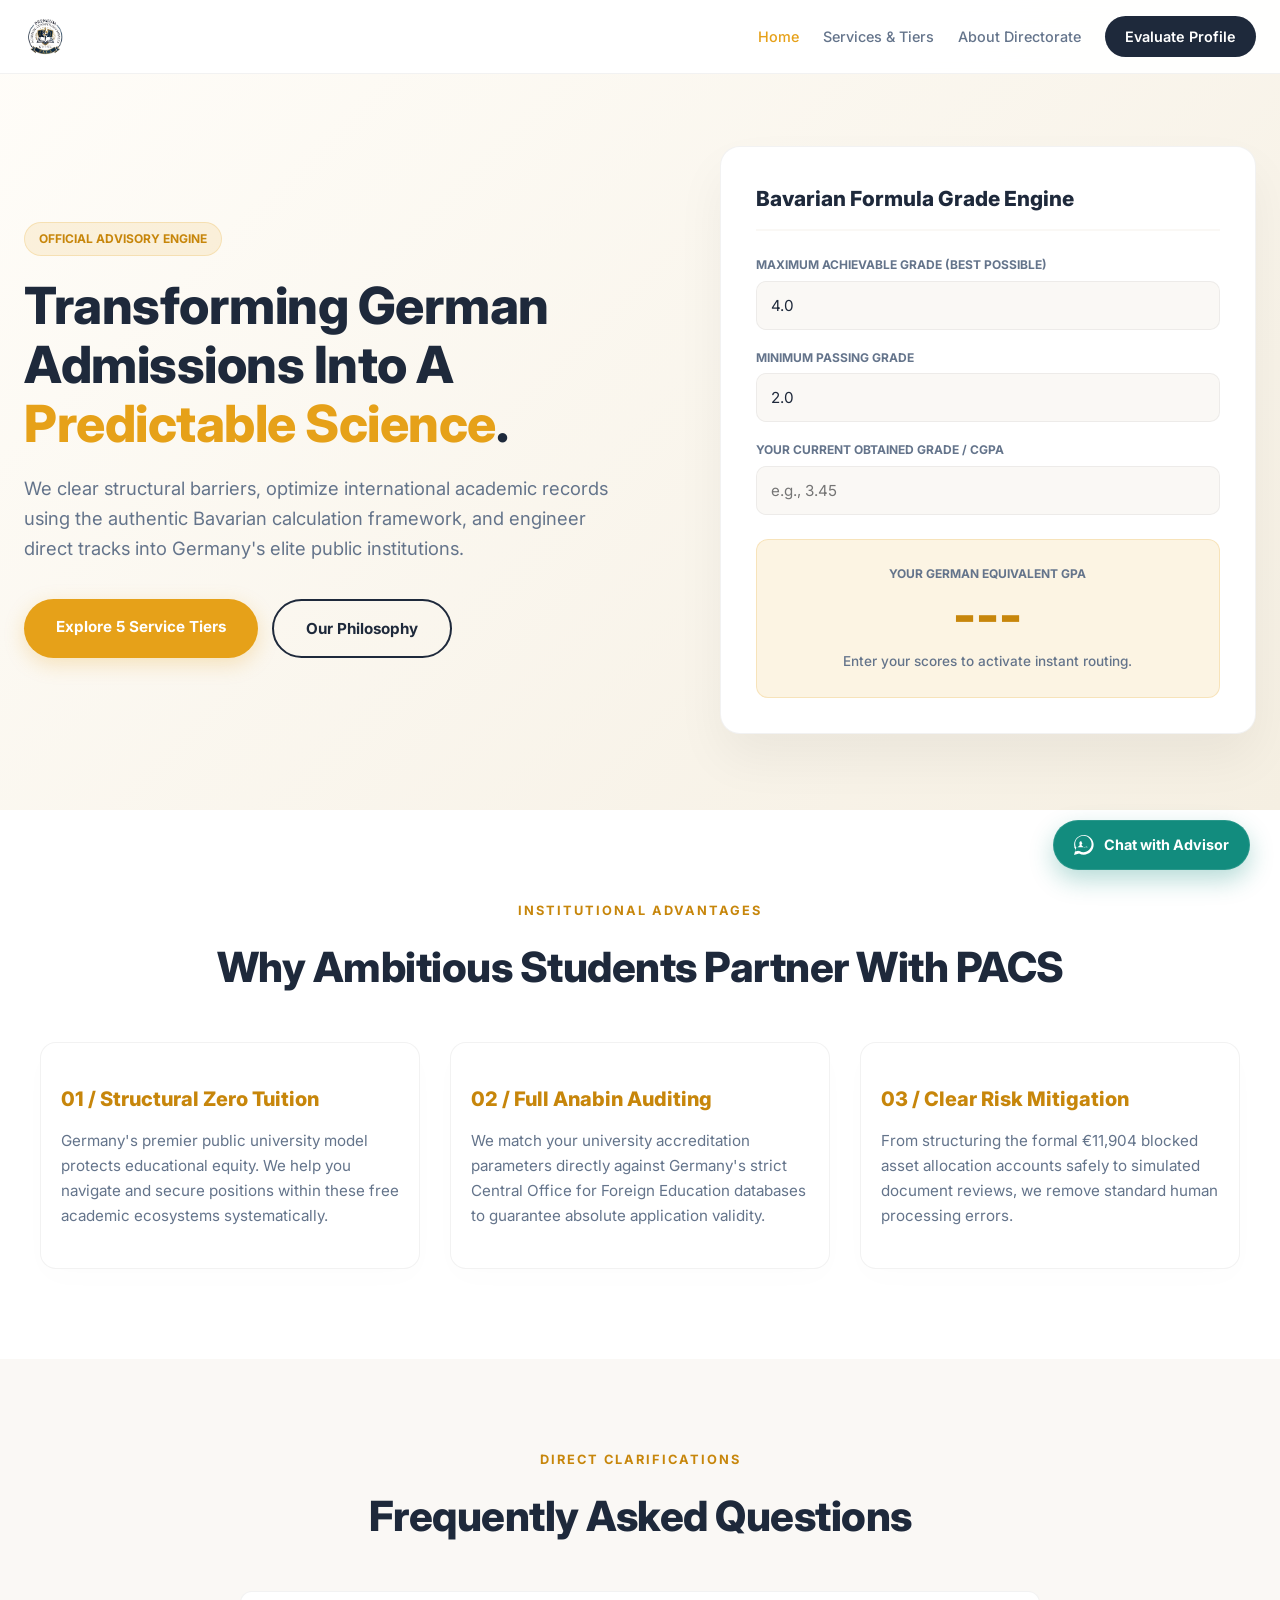
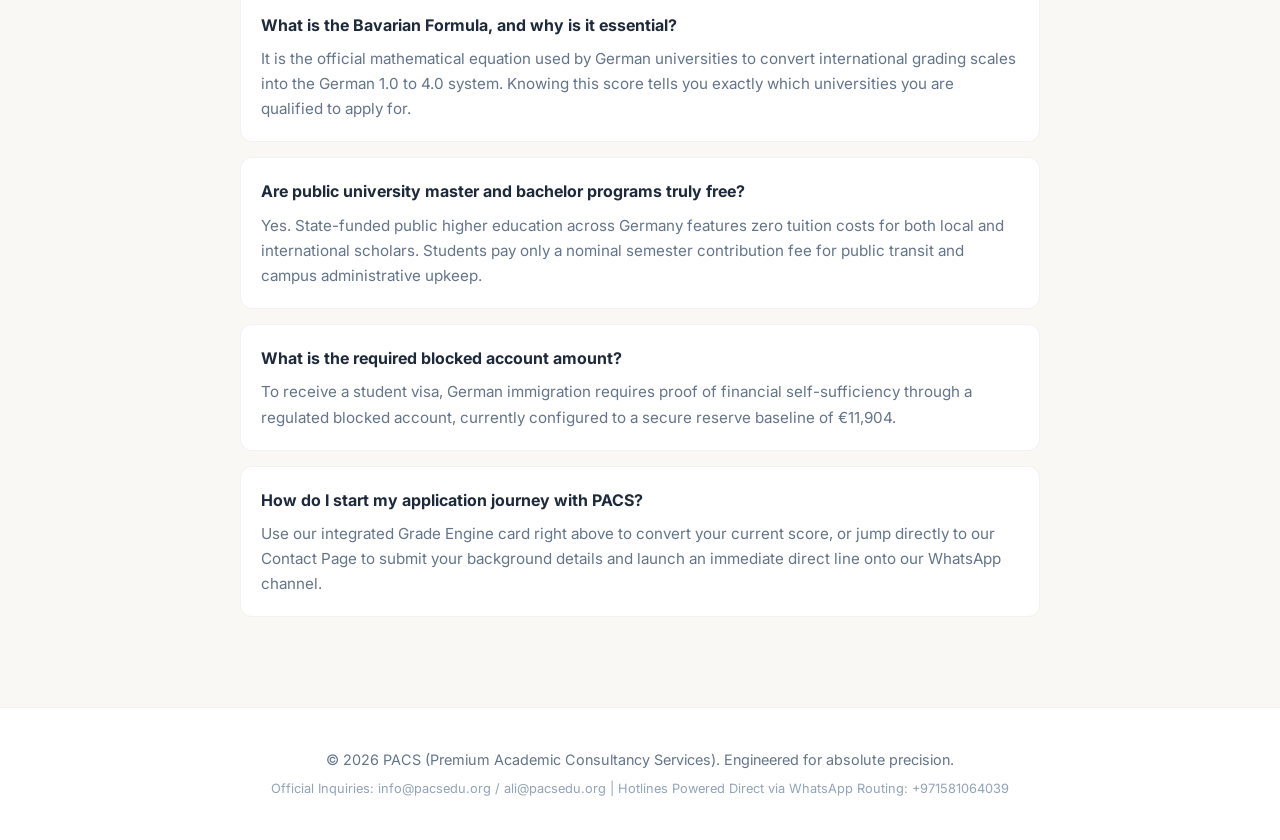
<file: index.html>
<!DOCTYPE html>
<html lang="en">
<head>
    <meta charset="UTF-8">
    <meta name="viewport" content="width=device-width, initial-scale=1.0">
    <title>PACS | Premium Academic Consultancy Services</title>
    <link rel="stylesheet" href="style.css">
    <link rel="preconnect" href="https://fonts.googleapis.com">
    <link rel="preconnect" href="https://fonts.gstatic.com" crossorigin>
    <link href="https://fonts.googleapis.com/css2?family=Inter:wght@400;500;600;700;800&display=swap" rel="stylesheet">
</head>
<body>

    <!-- Premium Sticky Navigation -->
    <nav class="navbar">
        <div class="nav-container">
            <a href="index.html" class="logo-link" style="display: flex; align-items: center;">
                <img src="Assets/Logo.png" alt="PACS Logo" class="brand-logo" style="height: 45px; width: auto; display: block; object-fit: contain;">
            </a>
            <div class="nav-links">
                <a href="index.html" class="active">Home</a>
                <a href="services.html">Services & Tiers</a>
                <a href="about.html">About Directorate</a>
                <a href="contact.html" class="nav-cta">Evaluate Profile</a>
            </div>
        </div>
    </nav>

    <!-- Asymmetric Hero & Automated Grade Engine Section -->
    <section class="hero">
        <div class="hero-content">
            <div class="hero-left-text">
                <span class="premium-badge">Official Advisory Engine</span>
                <h1>Transforming German Admissions Into A <span class="gold-text">Predictable Science</span>.</h1>
                <p class="hero-subtitle">We clear structural barriers, optimize international academic records using the authentic Bavarian calculation framework, and engineer direct tracks into Germany's elite public institutions.</p>
                <div class="hero-buttons">
                    <a href="services.html" class="btn btn-gold">Explore 5 Service Tiers</a>
                    <a href="about.html" class="btn btn-outline">Our Philosophy</a>
                </div>
            </div>

            <!-- Real-Time Automatic Grade Engine Card -->
            <div class="calculator-card" id="calculator">
                <h3 class="calc-title">Bavarian Formula Grade Engine</h3>
                <div class="calc-grid">
                    <div class="calc-group">
                        <label>Maximum Achievable Grade (Best Possible)</label>
                        <input type="number" id="maxGrade" placeholder="e.g., 4.0 or 100" step="0.01" value="4.0">
                    </div>
                    <div class="calc-group">
                        <label>Minimum Passing Grade</label>
                        <input type="number" id="minGrade" placeholder="e.g., 2.0 or 50" step="0.01" value="2.0">
                    </div>
                    <div class="calc-group">
                        <label>Your Current Obtained Grade / CGPA</label>
                        <input type="number" id="currentGrade" placeholder="e.g., 3.45" step="0.01">
                    </div>
                </div>

                <div class="calc-result-box">
                    <label style="font-size: 0.75rem; font-weight: 700; color: #64748B; text-transform: uppercase; display: block; margin-bottom: 5px;">Your German Equivalent GPA</label>
                    <div class="result-value" id="germanGpa">---</div>
                    <div id="calcResultDesc" style="font-size: 1.1rem; font-weight: 700; margin-top: 8px; color: var(--text-dark);"></div>
                    <p id="calcFeedback" style="font-size: 0.85rem; color: #64748B; margin-top: 10px; font-weight: 500;">Enter your scores to activate instant routing.</p>
                    <button id="whatsappCalcBtn" class="btn btn-gold" style="width: 100%; margin-top: 15px; display: none; border-radius: 12px; padding: 12px;">Discuss This Result on WhatsApp</button>
                </div>
            </div>
        </div>
    </section>

    <!-- Why Choosing Us / Institutional Pillars -->
    <section class="luxury-section" style="background-color: #FFFFFF;">
        <div class="section-container">
            <span class="section-tag">Institutional Advantages</span>
            <h2 class="section-title">Why Ambitious Students Partner With PACS</h2>
            <div class="pricing-matrix" style="margin-top: 40px;">
                <div class="matrix-card">
                    <h4 style="font-size: 1.25rem; font-weight: 800; margin-bottom: 12px; color: var(--gold-dark);">01 / Structural Zero Tuition</h4>
                    <p style="color: var(--text-muted); font-size: 0.95rem;">Germany's premier public university model protects educational equity. We help you navigate and secure positions within these free academic ecosystems systematically.</p>
                </div>
                <div class="matrix-card">
                    <h4 style="font-size: 1.25rem; font-weight: 800; margin-bottom: 12px; color: var(--gold-dark);">02 / Full Anabin Auditing</h4>
                    <p style="color: var(--text-muted); font-size: 0.95rem;">We match your university accreditation parameters directly against Germany's strict Central Office for Foreign Education databases to guarantee absolute application validity.</p>
                </div>
                <div class="matrix-card">
                    <h4 style="font-size: 1.25rem; font-weight: 800; margin-bottom: 12px; color: var(--gold-dark);">03 / Clear Risk Mitigation</h4>
                    <p style="color: var(--text-muted); font-size: 0.95rem;">From structuring the formal €11,904 blocked asset allocation accounts safely to simulated document reviews, we remove standard human processing errors.</p>
                </div>
            </div>
        </div>
    </section>

    <!-- High-Trust Conversion FAQ Accordion Section -->
    <section class="luxury-section">
        <div class="section-container" style="max-width: 800px;">
            <span class="section-tag">Direct Clarifications</span>
            <h2 class="section-title">Frequently Asked Questions</h2>
            
            <div style="margin-top: 40px; text-align: left; display: flex; flex-direction: column; gap: 15px;">
                <div style="background: #FFFFFF; border: 1px solid var(--glass-border); padding: 20px; border-radius: 12px;">
                    <h4 style="font-weight: 700; margin-bottom: 8px; color: var(--text-dark);">What is the Bavarian Formula, and why is it essential?</h4>
                    <p style="color: var(--text-muted); font-size: 0.95rem;">It is the official mathematical equation used by German universities to convert international grading scales into the German 1.0 to 4.0 system. Knowing this score tells you exactly which universities you are qualified to apply for.</p>
                </div>
                <div style="background: #FFFFFF; border: 1px solid var(--glass-border); padding: 20px; border-radius: 12px;">
                    <h4 style="font-weight: 700; margin-bottom: 8px; color: var(--text-dark);">Are public university master and bachelor programs truly free?</h4>
                    <p style="color: var(--text-muted); font-size: 0.95rem;">Yes. State-funded public higher education across Germany features zero tuition costs for both local and international scholars. Students pay only a nominal semester contribution fee for public transit and campus administrative upkeep.</p>
                </div>
                <div style="background: #FFFFFF; border: 1px solid var(--glass-border); padding: 20px; border-radius: 12px;">
                    <h4 style="font-weight: 700; margin-bottom: 8px; color: var(--text-dark);">What is the required blocked account amount?</h4>
                    <p style="color: var(--text-muted); font-size: 0.95rem;">To receive a student visa, German immigration requires proof of financial self-sufficiency through a regulated blocked account, currently configured to a secure reserve baseline of €11,904.</p>
                </div>
                <div style="background: #FFFFFF; border: 1px solid var(--glass-border); padding: 20px; border-radius: 12px;">
                    <h4 style="font-weight: 700; margin-bottom: 8px; color: var(--text-dark);">How do I start my application journey with PACS?</h4>
                    <p style="color: var(--text-muted); font-size: 0.95rem;">Use our integrated Grade Engine card right above to convert your current score, or jump directly to our Contact Page to submit your background details and launch an immediate direct line onto our WhatsApp channel.</p>
                </div>
            </div>
        </div>
    </section>

    <!-- Institutional Footer -->
    <footer class="luxury-footer">
        <p>&copy; 2026 PACS (Premium Academic Consultancy Services). Engineered for absolute precision.</p>
        <p style="font-size: 0.8rem; margin-top: 8px; color: #94A3B8;">Official Inquiries: info@pacsedu.org / ali@pacsedu.org | Hotlines Powered Direct via WhatsApp Routing: +971581064039</p>
    </footer>

    <!-- Scripting for Automatic Calculation & Pre-Filled Messaging -->
    <script>
        const maxInput = document.getElementById('maxGrade');
        const minInput = document.getElementById('minGrade');
        const currInput = document.getElementById('currentGrade');
        const gpaDisplay = document.getElementById('germanGpa');
        const resultDesc = document.getElementById('calcResultDesc');
        const feedback = document.getElementById('calcFeedback');
        const whatsappBtn = document.getElementById('whatsappCalcBtn');

        function calculateGermanGpa() {
            const Nmax = parseFloat(maxInput.value);
            const Nmin = parseFloat(minInput.value);
            const Nd = parseFloat(currInput.value);

            if (isNaN(Nmax) || isNaN(Nmin) || isNaN(Nd)) {
                gpaDisplay.innerText = "---";
                resultDesc.innerHTML = "";
                feedback.innerText = "Enter your scores to activate instant routing.";
                whatsappBtn.style.display = "none";
                return;
            }

            if (Nd > Nmax || Nd < Nmin || Nmax <= Nmin) {
                gpaDisplay.innerText = "Error";
                resultDesc.innerHTML = "⚠️ Invalid Grade";
                feedback.innerText = "Please verify your entry values.";
                whatsappBtn.style.display = "none";
                return;
            }

            // Authentic Bavarian Calculation: 1 + 3 * ((Nmax - Nd) / (Nmax - Nmin))
            let score = 1 + 3 * ((Nmax - Nd) / (Nmax - Nmin));
            let germanGrade = Math.max(1.0, Math.min(4.0, score));
            let finalGpa = germanGrade.toFixed(2);

            gpaDisplay.innerText = finalGpa;
            feedback.innerText = `Calculated German Grade: ${finalGpa}`;
            whatsappBtn.style.display = "inline-block";

            // Official German System Labeling (German + English)
            if (germanGrade <= 1.5) {
                resultDesc.innerHTML = "🏆 Sehr gut / Very Good";
            }
            else if (germanGrade <= 2.5) {
                resultDesc.innerHTML = "✨ Gut / Good";
            }
            else if (germanGrade <= 3.5) {
                resultDesc.innerHTML = "📈 Befriedigend / Satisfactory";
            }
            else if (germanGrade <= 4.0) {
                resultDesc.innerHTML = "📋 Ausreichend / Pass (Adequate)";
            }
            else {
                resultDesc.innerHTML = "❌ Nicht bestanden / Fail";
            }

            // Update Dynamic Pre-Filled Intent Link
            whatsappBtn.onclick = function() {
                const labelText = resultDesc.innerText;
                const textMessage = encodeURIComponent(
                    `Hello PACS, I used your web Grade Engine. My current grade is ${Nd}/${Nmax} (Passing: ${Nmin}), which calculates to a German GPA of ${finalGpa} (${labelText}). I would like to verify my public university eligibility!`
                );
                window.open(`https://wa.me/971581064039?text=${textMessage}`, '_blank');
            };
        }

        // Live calculation triggers (zero clicks required)
        maxInput.addEventListener('input', calculateGermanGpa);
        minInput.addEventListener('input', calculateGermanGpa);
        currInput.addEventListener('input', calculateGermanGpa);
    </script>
    
    <script src="whatsapp-widget.js"></script>
</body>
</html>
</file>
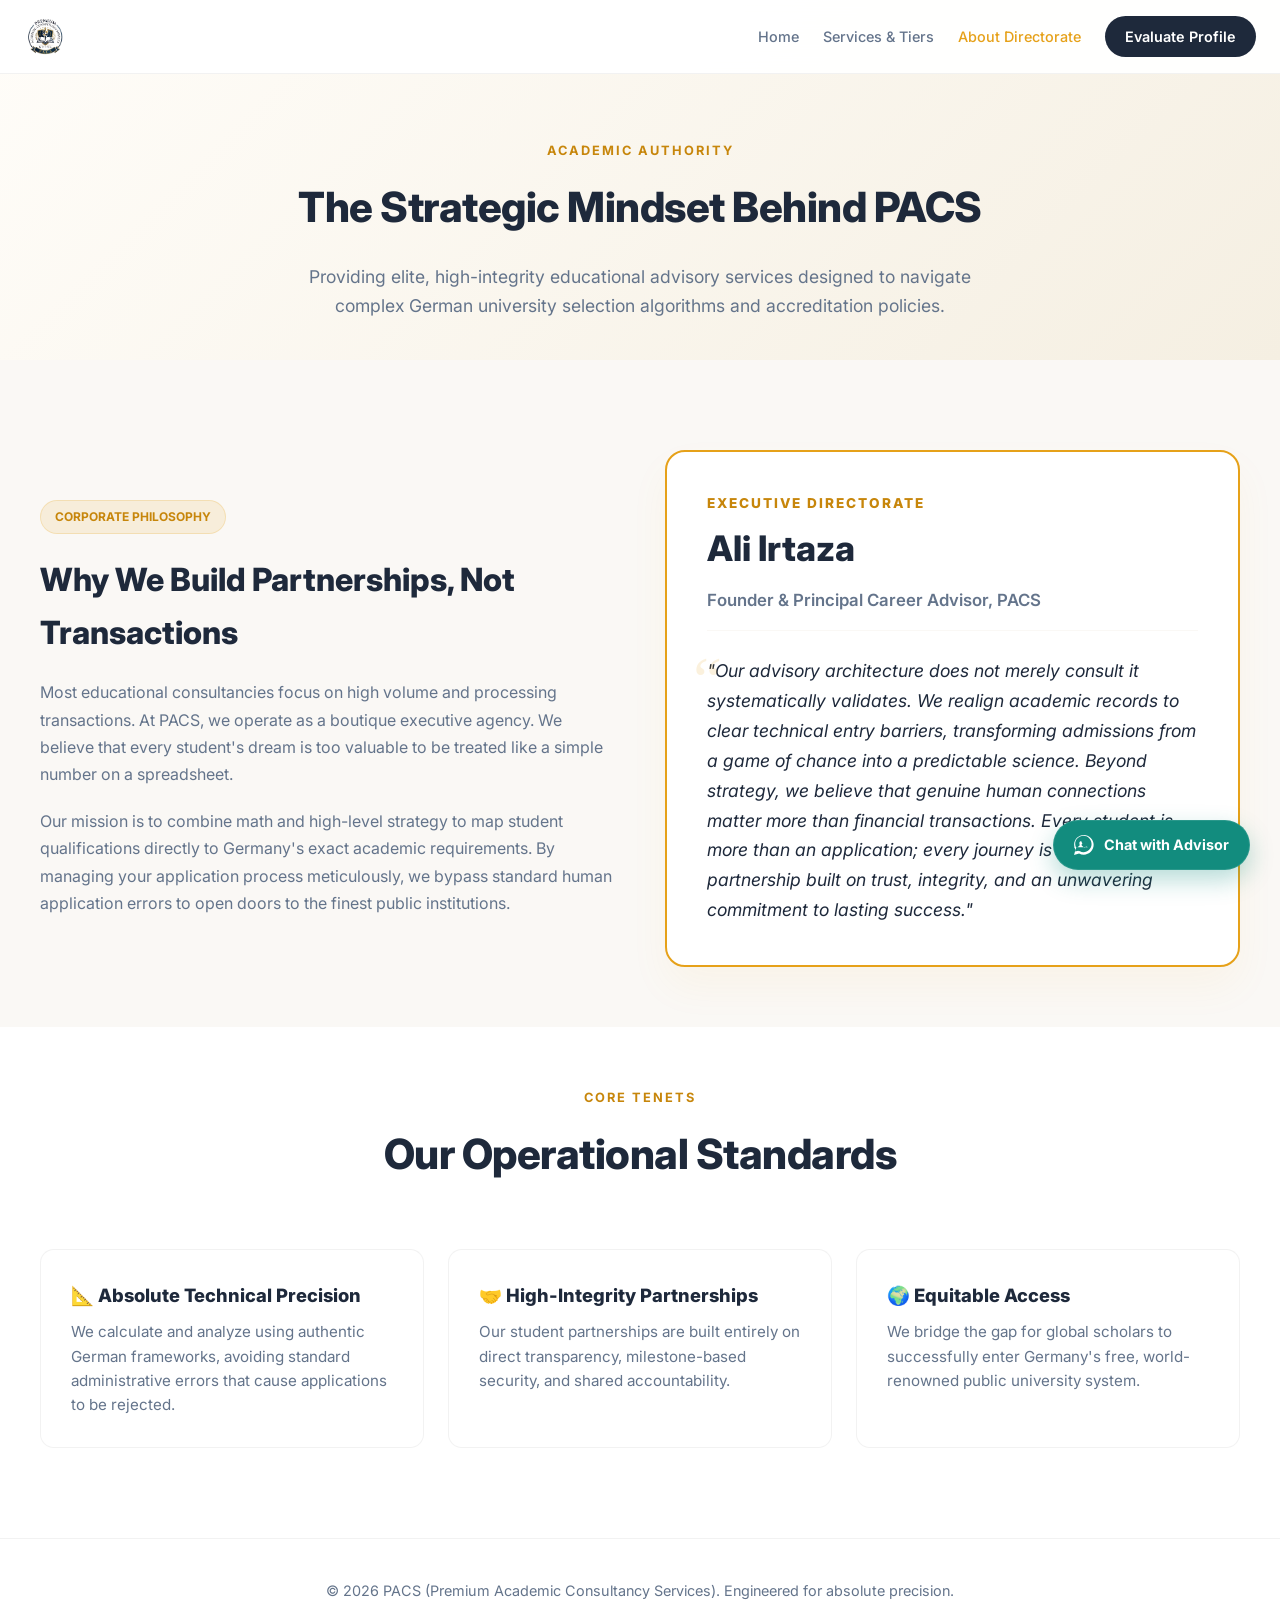
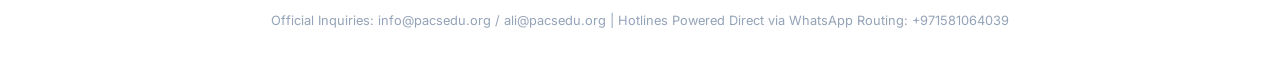
<file: about.html>
<!DOCTYPE html>
<html lang="en">
<head>
    <meta charset="UTF-8">
    <meta name="viewport" content="width=device-width, initial-scale=1.0">
    <title>About the Directorate | PACS</title>
    <link rel="stylesheet" href="style.css">
    <link rel="preconnect" href="https://fonts.googleapis.com">
    <link rel="preconnect" href="https://fonts.gstatic.com" crossorigin>
    <link href="https://fonts.googleapis.com/css2?family=Inter:wght@400;500;600;700;800&display=swap" rel="stylesheet">
    <style>
        .about-grid {
            display: grid;
            grid-template-columns: 1fr 1fr;
            gap: 50px;
            align-items: center;
            text-align: left;
            margin-top: 50px;
        }

        .director-card {
            background: #FFFFFF;
            border: 2px solid var(--gold);
            border-radius: 20px;
            padding: 40px;
            box-shadow: 0 20px 40px rgba(230, 161, 25, 0.05);
            text-align: left;
        }

        .director-title {
            font-size: 0.85rem;
            text-transform: uppercase;
            letter-spacing: 2px;
            color: var(--gold-dark);
            font-weight: 800;
            margin-bottom: 5px;
        }

        .director-name {
            font-size: 2.2rem;
            font-weight: 800;
            color: var(--text-dark);
            margin-bottom: 10px;
        }

        .director-role {
            font-size: 1.05rem;
            font-weight: 600;
            color: var(--text-muted);
            margin-bottom: 25px;
            border-bottom: 1px solid var(--bg-main);
            padding-bottom: 15px;
        }

        .quote-text {
            font-size: 1.1rem;
            line-height: 1.7;
            color: var(--text-dark);
            font-style: italic;
            position: relative;
        }

        .quote-text::before {
            content: "“";
            font-size: 4rem;
            color: rgba(230, 161, 25, 0.15);
            position: absolute;
            top: -30px;
            left: -20px;
            font-family: serif;
        }

        .values-grid {
            display: grid;
            grid-template-columns: repeat(3, 1fr);
            gap: 24px;
            margin-top: 60px;
            text-align: left;
        }

        .value-card {
            background: #FFFFFF;
            border: 1px solid var(--glass-border);
            padding: 30px;
            border-radius: 14px;
        }

        @media (max-width: 992px) {
            .about-grid {
                grid-template-columns: 1fr;
                gap: 30px;
            }
            .values-grid {
                grid-template-columns: 1fr;
            }
        }
    </style>
</head>
<body>

    <!-- Premium Sticky Navigation -->
    <nav class="navbar">
        <div class="nav-container">
            <a href="index.html" class="logo-link" style="display: flex; align-items: center;">
                <img src="Assets/Logo.png" alt="PACS Logo" class="brand-logo" style="height: 45px; width: auto; display: block; object-fit: contain;">
            </a>
            <div class="nav-links">
                <a href="index.html">Home</a>
                <a href="services.html">Services & Tiers</a>
                <a href="about.html" class="active">About Directorate</a>
                <a href="contact.html" class="nav-cta">Evaluate Profile</a>
            </div>
        </div>
    </nav>

    <!-- Executive Header Section -->
    <section class="luxury-section" style="padding-top: 140px; padding-bottom: 40px; background: linear-gradient(135deg, #FFFDF9 0%, #F5EFE2 100%);">
        <div class="section-container">
            <span class="section-tag">Academic Authority</span>
            <h2 class="section-title">The Strategic Mindset Behind PACS</h2>
            <p style="color: var(--text-muted); max-width: 700px; margin: 0 auto; font-size: 1.1rem;">
                Providing elite, high-integrity educational advisory services designed to navigate complex German university selection algorithms and accreditation policies.
            </p>
        </div>
    </section>

    <!-- Executive Directorate & Philosophy Grid -->
    <section class="luxury-section" style="padding-top: 40px; padding-bottom: 60px;">
        <div class="section-container">
            <div class="about-grid">
                
                <!-- Left Column: Corporate Philosophy -->
                <div>
                    <span class="premium-badge">Corporate Philosophy</span>
                    <h3 style="font-size: 2rem; font-weight: 800; margin-bottom: 20px; color: var(--text-dark);">Why We Build Partnerships, Not Transactions</h3>
                    <p style="color: var(--text-muted); font-size: 1rem; margin-bottom: 20px; line-height: 1.7;">
                        Most educational consultancies focus on high volume and processing transactions. At PACS, we operate as a boutique executive agency. We believe that every student's dream is too valuable to be treated like a simple number on a spreadsheet.
                    </p>
                    <p style="color: var(--text-muted); font-size: 1rem; line-height: 1.7;">
                        Our mission is to combine math and high-level strategy to map student qualifications directly to Germany's exact academic requirements. By managing your application process meticulously, we bypass standard human application errors to open doors to the finest public institutions.
                    </p>
                </div>

                <!-- Right Column: Director Profile -->
                <div class="director-card">
                    <div class="director-title">Executive Directorate</div>
                    <div class="director-name">Ali Irtaza</div>
                    <div class="director-role">Founder & Principal Career Advisor, PACS</div>
                    <div class="quote-text">
                        "Our advisory architecture does not merely consult it systematically validates. We realign academic records to clear technical entry barriers, transforming admissions from a game of chance into a predictable science. Beyond strategy, we believe that genuine human connections matter more than financial transactions. Every student is more than an application; every journey is a long-term partnership built on trust, integrity, and an unwavering commitment to lasting success."
                    </div>
                </div>

            </div>
        </div>
    </section>

    <!-- Operational Core Values Section -->
    <section class="luxury-section" style="background-color: #FFFFFF; padding-top: 60px;">
        <div class="section-container">
            <span class="section-tag">Core Tenets</span>
            <h2 class="section-title">Our Operational Standards</h2>
            
            <div class="values-grid">
                <!-- Value 1 -->
                <div class="value-card">
                    <h4 style="font-weight: 800; color: var(--text-dark); margin-bottom: 10px; font-size: 1.15rem;">📐 Absolute Technical Precision</h4>
                    <p style="color: var(--text-muted); font-size: 0.95rem; line-height: 1.6;">
                        We calculate and analyze using authentic German frameworks, avoiding standard administrative errors that cause applications to be rejected.
                    </p>
                </div>

                <!-- Value 2 -->
                <div class="value-card">
                    <h4 style="font-weight: 800; color: var(--text-dark); margin-bottom: 10px; font-size: 1.15rem;">🤝 High-Integrity Partnerships</h4>
                    <p style="color: var(--text-muted); font-size: 0.95rem; line-height: 1.6;">
                        Our student partnerships are built entirely on direct transparency, milestone-based security, and shared accountability.
                    </p>
                </div>

                <!-- Value 3 -->
                <div class="value-card">
                    <h4 style="font-weight: 800; color: var(--text-dark); margin-bottom: 10px; font-size: 1.15rem;">🌍 Equitable Access</h4>
                    <p style="color: var(--text-muted); font-size: 0.95rem; line-height: 1.6;">
                        We bridge the gap for global scholars to successfully enter Germany's free, world-renowned public university system.
                    </p>
                </div>
            </div>
        </div>
    </section>

    <!-- Institutional Footer -->
    <footer class="luxury-footer">
        <p>&copy; 2026 PACS (Premium Academic Consultancy Services). Engineered for absolute precision.</p>
        <p style="font-size: 0.8rem; margin-top: 8px; color: #94A3B8;">Official Inquiries: info@pacsedu.org / ali@pacsedu.org | Hotlines Powered Direct via WhatsApp Routing: +971581064039</p>
    </footer>

    <script src="whatsapp-widget.js"></script>
</body>
</html>
</file>
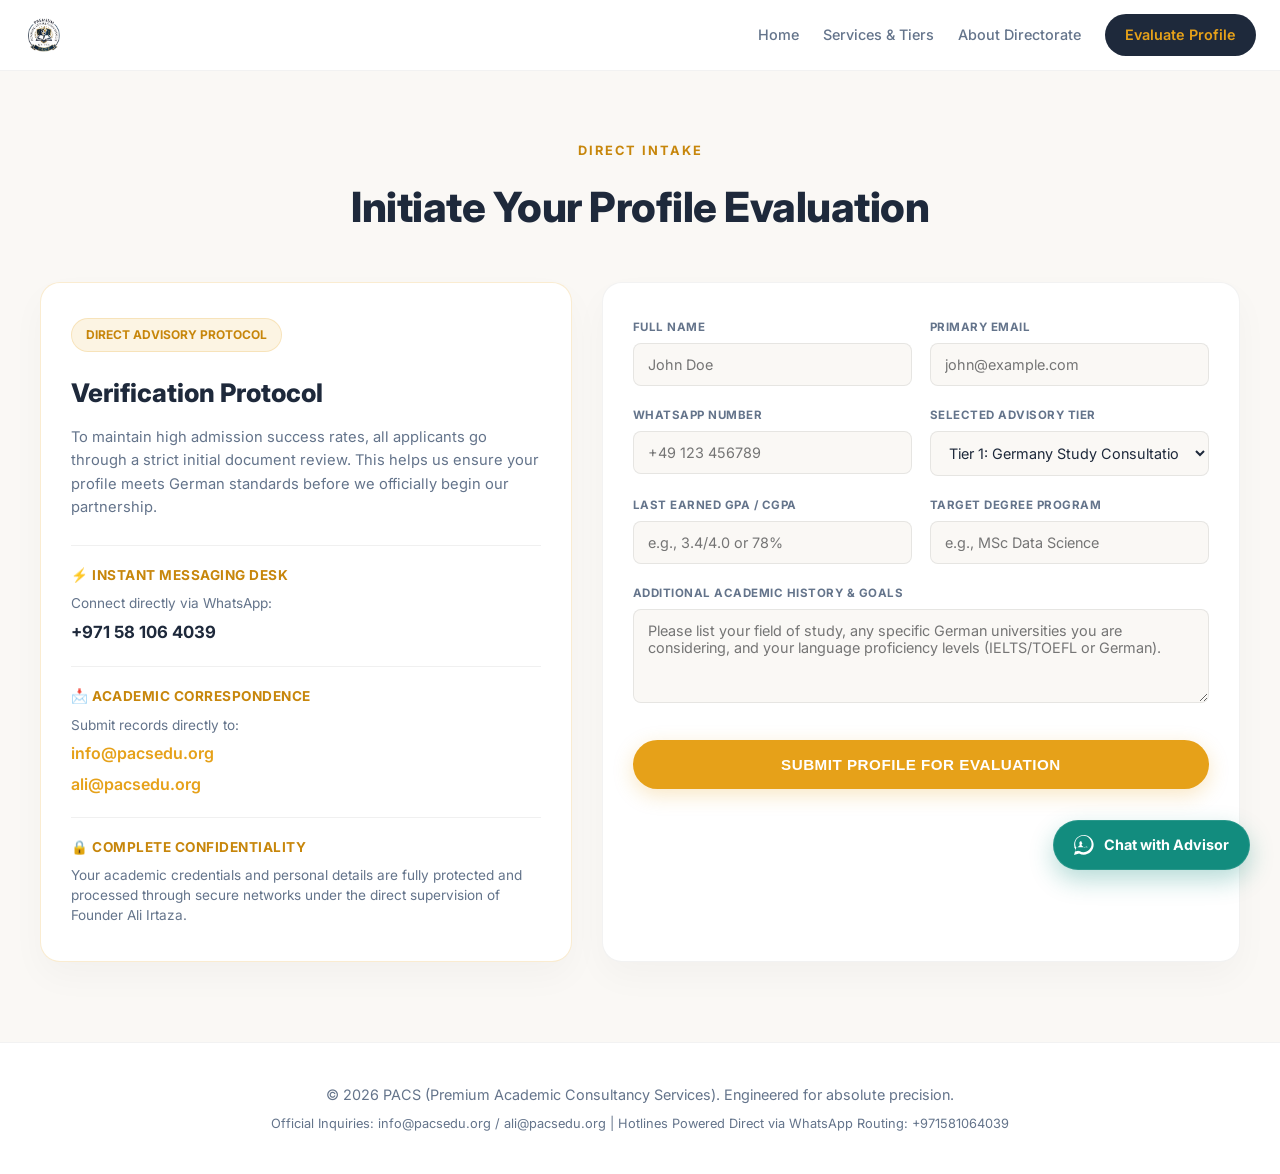
<file: contact.html>
<!DOCTYPE html>
<html lang="en">
<head>
    <meta charset="UTF-8">
    <meta name="viewport" content="width=device-width, initial-scale=1.0">
    <title>Profile Assessment Portal | PACS</title>
    <link rel="stylesheet" href="style.css">
    <link rel="preconnect" href="https://fonts.googleapis.com">
    <link rel="preconnect" href="https://fonts.gstatic.com" crossorigin>
    <link href="https://fonts.googleapis.com/css2?family=Inter:wght@400;500;600;700;800&display=swap" rel="stylesheet">
    <style>
        .portal-grid {
            display: grid;
            grid-template-columns: 1fr 1.2fr;
            gap: 30px;
            align-items: stretch;
            text-align: left;
            margin-top: 40px;
        }

        .info-sidebar {
            background: #FFFFFF;
            color: var(--text-dark);
            padding: 35px 30px;
            border-radius: 20px;
            border: 1px solid var(--border-luxury);
            box-shadow: 0 15px 35px rgba(0, 0, 0, 0.03);
        }

        .portal-form {
            background: #FFFFFF;
            border: 1px solid var(--glass-border);
            padding: 35px 30px;
            border-radius: 20px;
            box-shadow: 0 15px 35px rgba(0, 0, 0, 0.03);
        }

        .form-group {
            margin-bottom: 20px;
        }

        .form-group label {
            display: block;
            font-size: 0.72rem;
            font-weight: 700;
            text-transform: uppercase;
            letter-spacing: 0.5px;
            color: var(--text-muted);
            margin-bottom: 6px;
        }

        .form-control {
            width: 100%;
            padding: 12px 14px;
            background: #FAF8F5;
            border: 1px solid rgba(0,0,0,0.08);
            border-radius: 8px;
            font-size: 0.9rem;
            font-family: 'Inter', sans-serif;
            color: var(--text-dark);
            transition: all 0.2s ease;
            box-sizing: border-box;
        }

        .form-control:focus {
            outline: none;
            border-color: var(--gold);
            background: #FFFFFF;
            box-shadow: 0 0 0 3px rgba(230, 161, 25, 0.15);
        }

        .form-grid-2 {
            display: grid;
            grid-template-columns: 1fr 1fr;
            gap: 18px;
        }

        .sidebar-link {
            color: var(--gold);
            text-decoration: none;
            font-weight: 600;
            transition: color 0.2s ease;
        }

        .sidebar-link:hover {
            color: var(--gold-dark);
            text-decoration: underline;
        }

        @media (max-width: 992px) {
            .portal-grid {
                grid-template-columns: 1fr;
                gap: 30px;
            }
            .form-grid-2 {
                grid-template-columns: 1fr;
            }
        }
    </style>
</head>
<body>

    <!-- Premium Sticky Navigation -->
    <nav class="navbar">
        <div class="nav-container">
            <a href="index.html" class="logo-link">
                <img src="Assets/Logo.png" alt="PACS Logo" class="brand-logo">
            </a>
            <div class="nav-links">
                <a href="index.html">Home</a>
                <a href="services.html">Services & Tiers</a>
                <a href="about.html">About Directorate</a>
                <a href="contact.html" class="active nav-cta">Evaluate Profile</a>
            </div>
        </div>
    </nav>

    <!-- Main Section -->
    <section class="luxury-section" style="padding-top: 140px; padding-bottom: 80px;">
        <div class="section-container">
            <span class="section-tag">Direct Intake</span>
            <h2 class="section-title">Initiate Your Profile Evaluation</h2>
            
            <div class="portal-grid">
                
                <!-- Left Column: Unified Light Info Panel -->
                <div class="info-sidebar">
                    <span class="premium-badge">Direct Advisory Protocol</span>
                    <h3 style="color: var(--text-dark); font-size: 1.6rem; font-weight: 800; margin-bottom: 12px;">Verification Protocol</h3>
                    <p style="color: var(--text-muted); font-size: 0.92rem; line-height: 1.6; margin-bottom: 25px;">
                        To maintain high admission success rates, all applicants go through a strict initial document review. This helps us ensure your profile meets German standards before we officially begin our partnership.
                    </p>

                    <!-- Direct Hotlines -->
                    <div style="margin-bottom: 20px; border-top: 1px solid rgba(0, 0, 0, 0.06); padding-top: 18px;">
                        <h4 style="color: var(--gold-dark); font-size: 0.85rem; text-transform: uppercase; letter-spacing: 0.5px; font-weight: 700; margin-bottom: 6px;">⚡ Instant Messaging Desk</h4>
                        <p style="color: var(--text-muted); font-size: 0.85rem; margin-bottom: 4px;">Connect directly via WhatsApp:</p>
                        <a href="https://wa.me/971581064039" target="_blank" class="sidebar-link" style="font-size: 1.05rem; font-weight: 700; color: var(--text-dark);">
                            +971 58 106 4039
                        </a>
                    </div>

                    <!-- Direct Official Emails -->
                    <div style="margin-bottom: 20px; border-top: 1px solid rgba(0, 0, 0, 0.06); padding-top: 18px;">
                        <h4 style="color: var(--gold-dark); font-size: 0.85rem; text-transform: uppercase; letter-spacing: 0.5px; font-weight: 700; margin-bottom: 6px;">📩 Academic Correspondence</h4>
                        <p style="color: var(--text-muted); font-size: 0.85rem; margin-bottom: 4px;">Submit records directly to:</p>
                        <div style="display: flex; flex-direction: column; gap: 4px;">
                            <a href="mailto:info@pacsedu.org" class="sidebar-link">info@pacsedu.org</a>
                            <a href="mailto:ali@pacsedu.org" class="sidebar-link">ali@pacsedu.org</a>
                        </div>
                    </div>

                    <div style="border-top: 1px solid rgba(0, 0, 0, 0.06); padding-top: 18px;">
                        <h4 style="color: var(--gold-dark); font-size: 0.85rem; text-transform: uppercase; letter-spacing: 0.5px; font-weight: 700; margin-bottom: 6px;">🔒 Complete Confidentiality</h4>
                        <p style="color: var(--text-muted); font-size: 0.85rem; line-height: 1.5;">Your academic credentials and personal details are fully protected and processed through secure networks under the direct supervision of Founder Ali Irtaza.</p>
                    </div>
                </div>

                <!-- Right Column: Interactive Form -->
                <div class="portal-form">
                    <form id="pacs-contact-form" action="https://formspree.io/f/YOUR_FORMSPREE_ID_HERE" method="POST">
                        
                        <div class="form-grid-2">
                            <div class="form-group">
                                <label for="name">Full Name</label>
                                <input type="text" id="name" name="name" class="form-control" placeholder="John Doe" required>
                            </div>
                            <div class="form-group">
                                <label for="email">Primary Email</label>
                                <input type="email" id="email" name="email" class="form-control" placeholder="john@example.com" required>
                            </div>
                        </div>

                        <div class="form-grid-2">
                            <div class="form-group">
                                <label for="whatsapp">WhatsApp Number</label>
                                <input type="tel" id="whatsapp" name="whatsapp" class="form-control" placeholder="+49 123 456789" required>
                            </div>
                            <div class="form-group">
                                <label for="tier-select">Selected Advisory Tier</label>
                                <select id="tier-select" name="selected_tier" class="form-control">
                                    <option value="consultation">Tier 1: Germany Study Consultation — €25</option>
                                    <option value="planning">Tier 2: Germany Study Planning — €50</option>
                                    <option value="guided">Tier 3: Guided Application Support — €250</option>
                                    <option value="complete">Tier 4: Complete A-Z Support — €500</option>
                                    <option value="care">Tier 5: Premium Germany Care — €1,000</option>
                                </select>
                            </div>
                        </div>

                        <div class="form-grid-2">
                            <div class="form-group">
                                <label for="cgpa">Last Earned GPA / CGPA</label>
                                <input type="text" id="cgpa" name="cgpa" class="form-control" placeholder="e.g., 3.4/4.0 or 78%" required>
                            </div>
                            <div class="form-group">
                                <label for="degree">Target Degree Program</label>
                                <input type="text" id="degree" name="degree" class="form-control" placeholder="e.g., MSc Data Science" required>
                            </div>
                        </div>

                        <div class="form-group">
                            <label for="details">Additional Academic History & Goals</label>
                            <textarea id="details" name="academic_details" rows="4" class="form-control" placeholder="Please list your field of study, any specific German universities you are considering, and your language proficiency levels (IELTS/TOEFL or German)." required></textarea>
                        </div>

                        <!-- Formspree Honeypot Protection -->
                        <input type="text" name="_gotcha" style="display:none">

                        <button type="submit" class="btn btn-gold" style="width: 100%; padding: 16px; font-weight: 800; text-transform: uppercase; letter-spacing: 0.5px; border-radius: 50px; margin-top: 10px;">
                            Submit Profile for Evaluation
                        </button>
                    </form>
                </div>

            </div>
        </div>
    </section>

    <!-- Institutional Footer -->
    <footer class="luxury-footer">
        <p>&copy; 2026 PACS (Premium Academic Consultancy Services). Engineered for absolute precision.</p>
        <p style="font-size: 0.8rem; margin-top: 8px; color: var(--text-muted);">Official Inquiries: info@pacsedu.org / ali@pacsedu.org | Hotlines Powered Direct via WhatsApp Routing: +971581064039</p>
    </footer>

    <!-- Smart URL Tier Auto-Selector Script -->
    <script>
        document.addEventListener("DOMContentLoaded", function() {
            const urlParams = new URLSearchParams(window.location.search);
            const tier = urlParams.get('tier');
            if (tier) {
                const selectElement = document.getElementById('tier-select');
                if (selectElement) {
                    selectElement.value = tier;
                }
            }
        });
    </script>

    <script src="whatsapp-widget.js"></script>
</body>
</html>
</file>
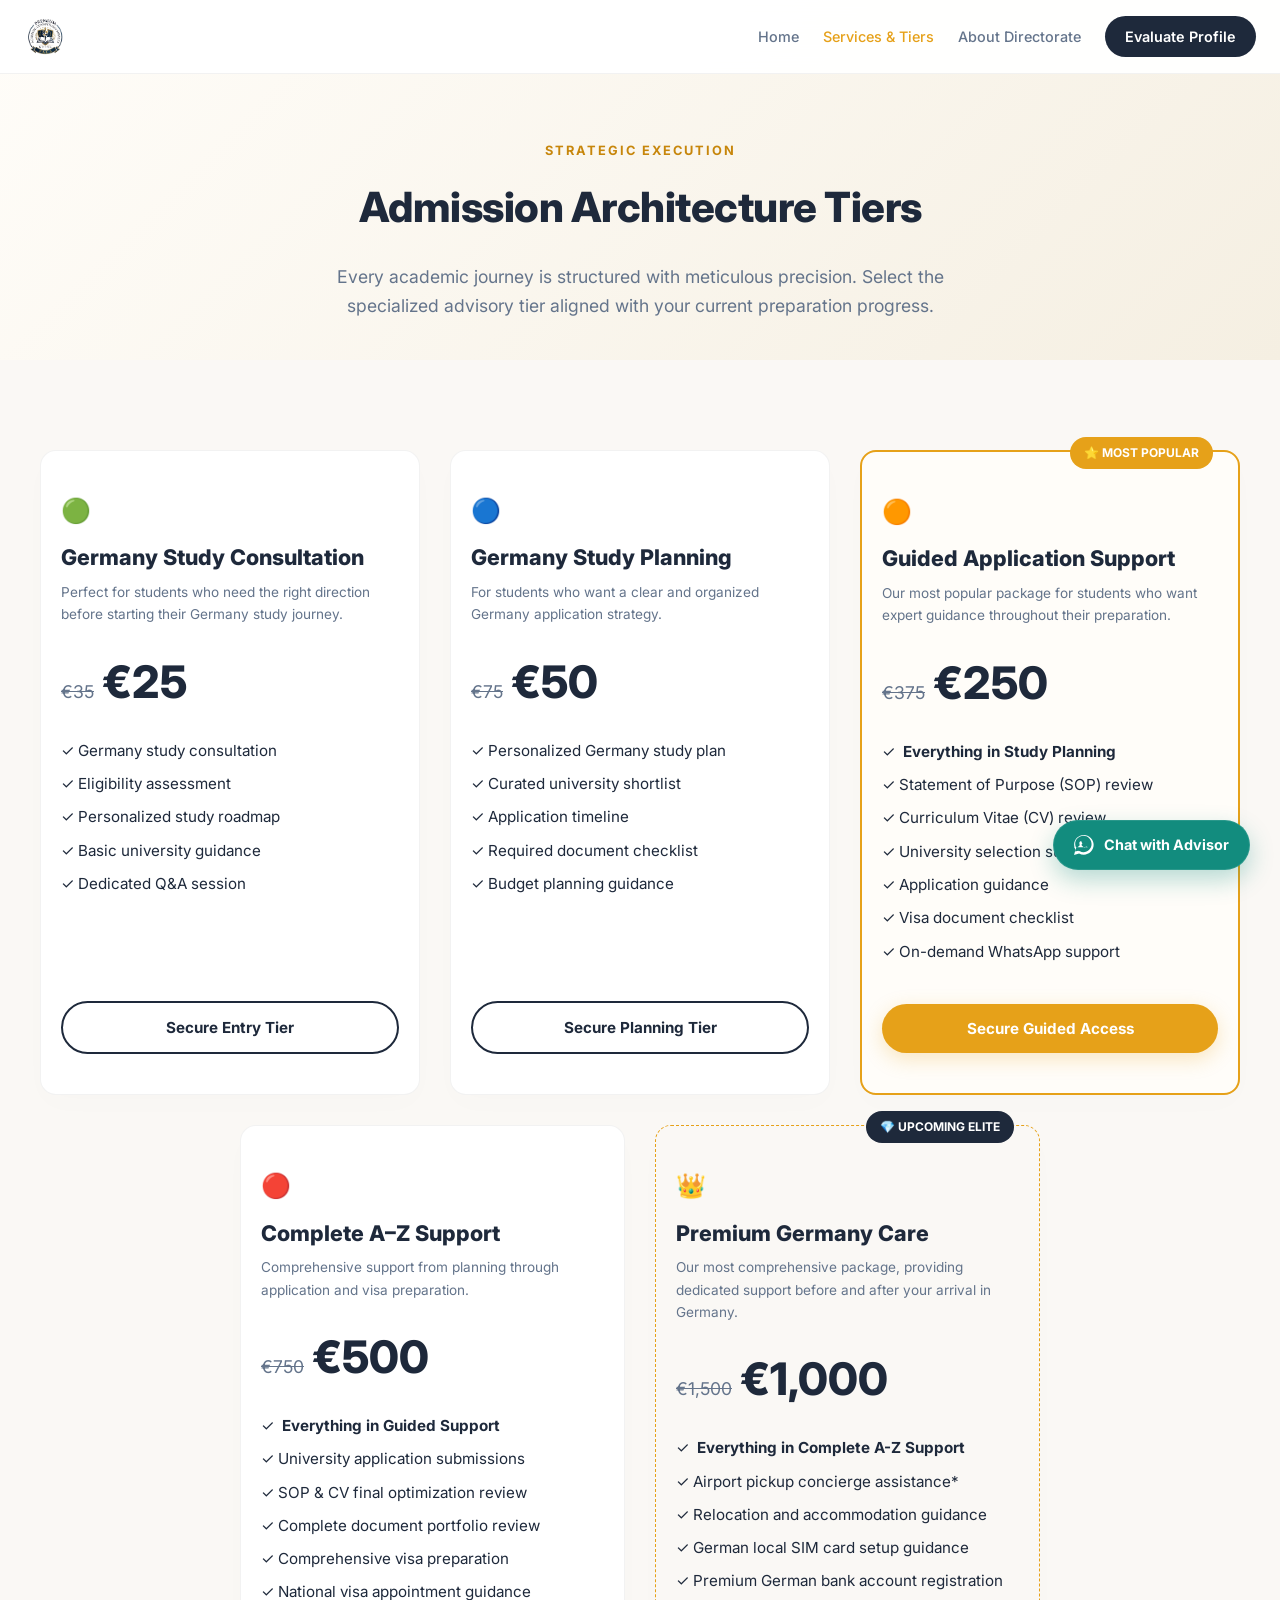
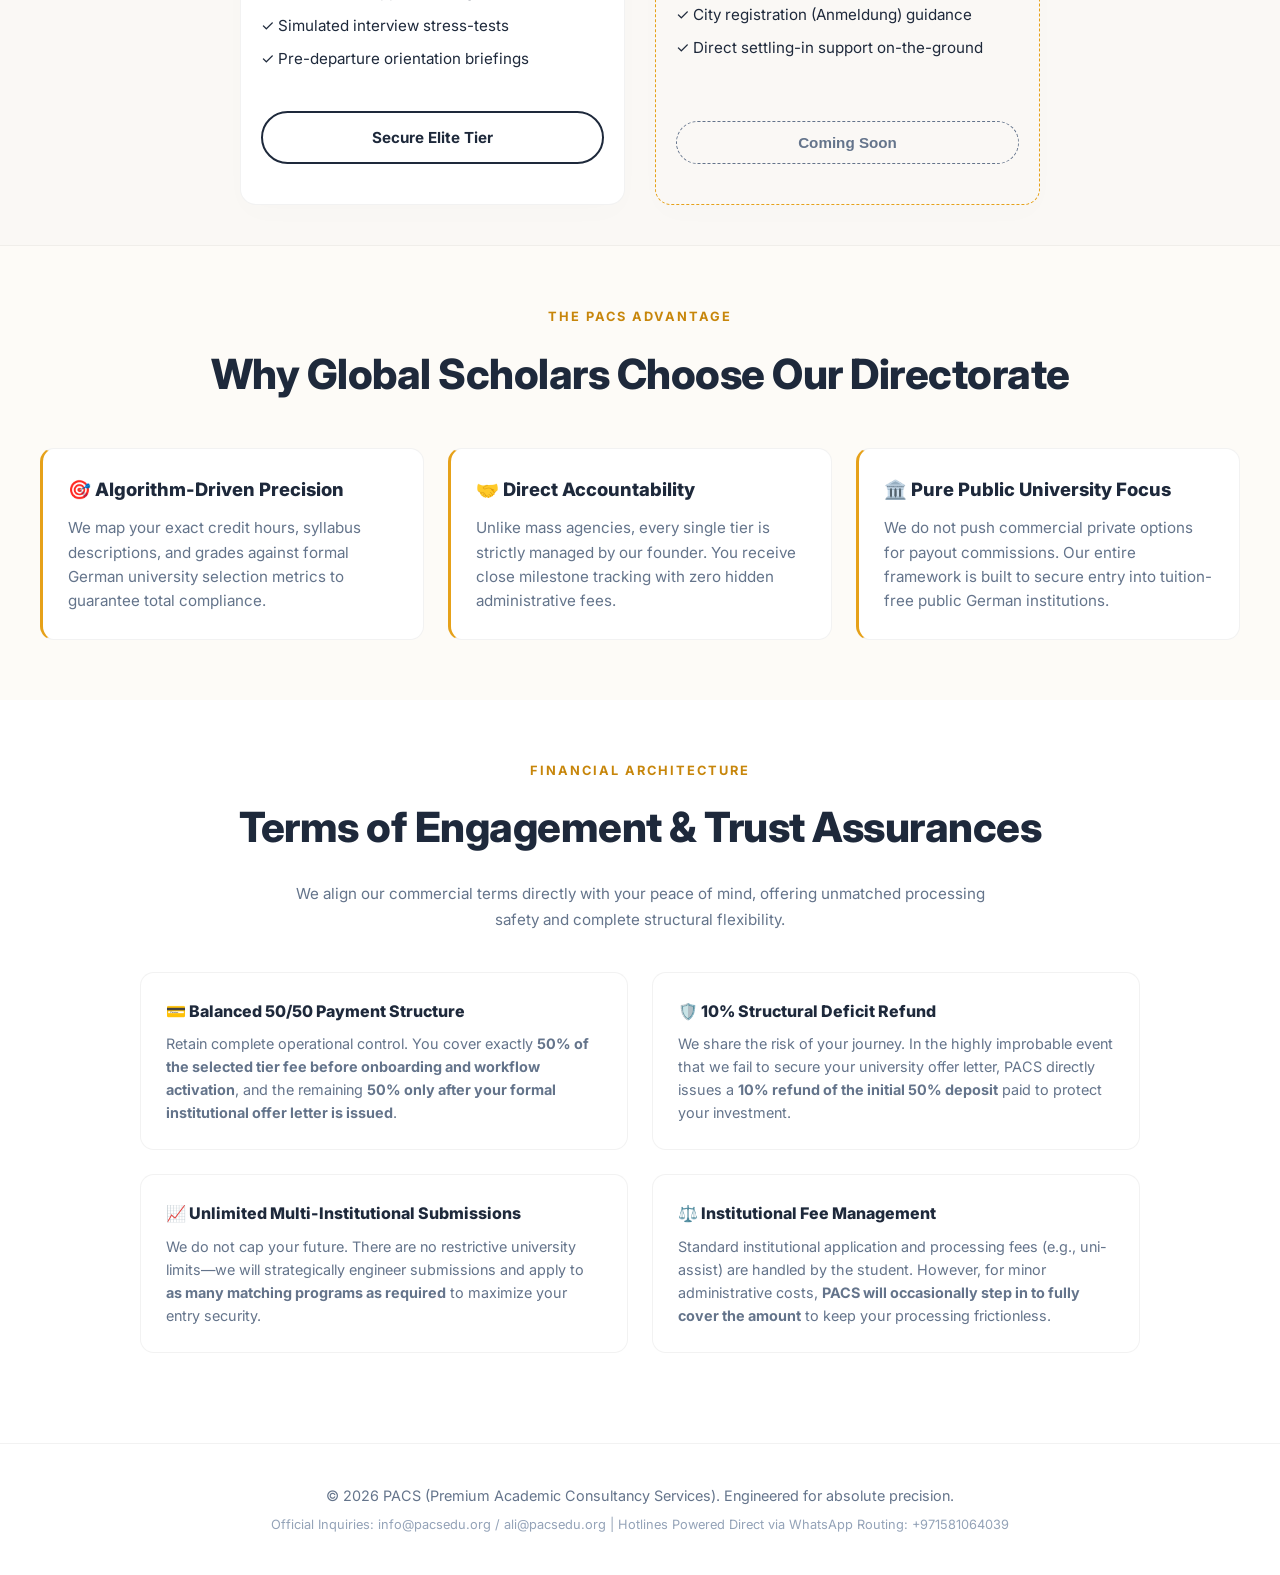
<file: services.html>
<!DOCTYPE html>
<html lang="en">
<head>
    <meta charset="UTF-8">
    <meta name="viewport" content="width=device-width, initial-scale=1.0">
    <title>Services & Premium Tiers | PACS</title>
    <link rel="stylesheet" href="style.css">
    <link rel="preconnect" href="https://fonts.googleapis.com">
    <link rel="preconnect" href="https://fonts.gstatic.com" crossorigin>
    <link href="https://fonts.googleapis.com/css2?family=Inter:wght@400;500;600;700;800&display=swap" rel="stylesheet">
    <style>
        /* Custom Symmetric Layout for Tier Blocks */
        .tiers-container {
            max-width: 1200px;
            margin: 0 auto;
            display: flex;
            flex-direction: column;
            gap: 30px;
            margin-top: 50px;
        }
        
        /* Top Row: 3 Columns */
        .tiers-top-row {
            display: grid;
            grid-template-columns: repeat(3, 1fr);
            gap: 30px;
        }
        
        /* Bottom Row: 2 Columns centered */
        .tiers-bottom-row {
            display: grid;
            grid-template-columns: repeat(2, 1fr);
            gap: 30px;
            max-width: 800px;
            margin: 0 auto;
            width: 100%;
        }

        /* Terms & Protections Grid */
        .terms-grid, .values-grid {
            display: grid;
            grid-template-columns: repeat(3, 1fr);
            gap: 24px;
            margin-top: 40px;
            text-align: left;
        }

        .terms-grid {
            grid-template-columns: repeat(2, 1fr);
        }

        .terms-card, .value-card {
            background: #FFFFFF;
            border: 1px solid var(--glass-border);
            padding: 25px;
            border-radius: 14px;
        }

        @media (max-width: 992px) {
            .tiers-top-row, .tiers-bottom-row, .terms-grid, .values-grid {
                grid-template-columns: 1fr;
                max-width: 100%;
            }
        }
    </style>
</head>
<body>

    <!-- Premium Sticky Navigation -->
    <nav class="navbar">
        <div class="nav-container">
            <a href="index.html" class="logo-link" style="display: flex; align-items: center;">
                <img src="Assets/Logo.png" alt="PACS Logo" class="brand-logo" style="height: 45px; width: auto; display: block; object-fit: contain;">
            </a>
            <div class="nav-links">
                <a href="index.html">Home</a>
                <a href="services.html" class="active">Services & Tiers</a>
                <a href="about.html">About Directorate</a>
                <a href="contact.html" class="nav-cta">Evaluate Profile</a>
            </div>
        </div>
    </nav>

    <!-- Header Section -->
    <section class="luxury-section" style="padding-top: 140px; padding-bottom: 40px; background: linear-gradient(135deg, #FFFDF9 0%, #F5EFE2 100%);">
        <div class="section-container">
            <span class="section-tag">Strategic Execution</span>
            <h2 class="section-title">Admission Architecture Tiers</h2>
            <p style="color: var(--text-muted); max-width: 700px; margin: 0 auto; font-size: 1.1rem;">
                Every academic journey is structured with meticulous precision. Select the specialized advisory tier aligned with your current preparation progress.
            </p>
        </div>
    </section>

    <!-- 5-Tier Symmetric Layout Section -->
    <section class="luxury-section" style="padding-top: 40px; padding-bottom: 40px;">
        <div class="section-container">
            <div class="tiers-container">
                
                <!-- TOP ROW: 3 ITEMS -->
                <div class="tiers-top-row">
                    <!-- Tier 1: Germany Study Consultation -->
                    <div class="matrix-card">
                        <span style="font-size: 1.5rem; margin-bottom: 10px; display: block;">🟢</span>
                        <h3 style="font-size: 1.35rem; font-weight: 800; color: var(--text-dark);">Germany Study Consultation</h3>
                        <p style="color: var(--text-muted); font-size: 0.85rem; margin-top: 5px; min-height: 45px;">
                            Perfect for students who need the right direction before starting their Germany study journey.
                        </p>
                        <div class="price-display">
                            <span class="strike-price">€35</span>
                            <span class="live-price">€25</span>
                        </div>
                        <ul class="matrix-features">
                            <li>✓ Germany study consultation</li>
                            <li>✓ Eligibility assessment</li>
                            <li>✓ Personalized study roadmap</li>
                            <li>✓ Basic university guidance</li>
                            <li>✓ Dedicated Q&A session</li>
                        </ul>
                        <a href="contact.html?tier=consultation" class="btn btn-outline" style="width: 100%; padding: 12px;">Secure Entry Tier</a>
                    </div>

                    <!-- Tier 2: Germany Study Planning -->
                    <div class="matrix-card">
                        <span style="font-size: 1.5rem; margin-bottom: 10px; display: block;">🔵</span>
                        <h3 style="font-size: 1.35rem; font-weight: 800; color: var(--text-dark);">Germany Study Planning</h3>
                        <p style="color: var(--text-muted); font-size: 0.85rem; margin-top: 5px; min-height: 45px;">
                            For students who want a clear and organized Germany application strategy.
                        </p>
                        <div class="price-display">
                            <span class="strike-price">€75</span>
                            <span class="live-price">€50</span>
                        </div>
                        <ul class="matrix-features">
                            <li>✓ Personalized Germany study plan</li>
                            <li>✓ Curated university shortlist</li>
                            <li>✓ Application timeline</li>
                            <li>✓ Required document checklist</li>
                            <li>✓ Budget planning guidance</li>
                        </ul>
                        <a href="contact.html?tier=planning" class="btn btn-outline" style="width: 100%; padding: 12px;">Secure Planning Tier</a>
                    </div>

                    <!-- Tier 3: Guided Application Support -->
                    <div class="matrix-card elite-highlight">
                        <span class="popular-badge">⭐ Most Popular</span>
                        <span style="font-size: 1.5rem; margin-bottom: 10px; display: block;">🟠</span>
                        <h3 style="font-size: 1.35rem; font-weight: 800; color: var(--text-dark);">Guided Application Support</h3>
                        <p style="color: var(--text-muted); font-size: 0.85rem; margin-top: 5px; min-height: 45px;">
                            Our most popular package for students who want expert guidance throughout their preparation.
                        </p>
                        <div class="price-display">
                            <span class="strike-price">€375</span>
                            <span class="live-price">€250</span>
                        </div>
                        <ul class="matrix-features">
                            <li>✓ <strong>Everything in Study Planning</strong></li>
                            <li>✓ Statement of Purpose (SOP) review</li>
                            <li>✓ Curriculum Vitae (CV) review</li>
                            <li>✓ University selection support</li>
                            <li>✓ Application guidance</li>
                            <li>✓ Visa document checklist</li>
                            <li>✓ On-demand WhatsApp support</li>
                        </ul>
                        <a href="contact.html?tier=guided" class="btn btn-gold" style="width: 100%; padding: 12px;">Secure Guided Access</a>
                    </div>
                </div>

                <!-- BOTTOM ROW: 2 ITEMS CENTERED -->
                <div class="tiers-bottom-row">
                    <!-- Tier 4: Complete A-Z Application Support -->
                    <div class="matrix-card">
                        <span style="font-size: 1.5rem; margin-bottom: 10px; display: block;">🔴</span>
                        <h3 style="font-size: 1.35rem; font-weight: 800; color: var(--text-dark);">Complete A–Z Support</h3>
                        <p style="color: var(--text-muted); font-size: 0.85rem; margin-top: 5px; min-height: 45px;">
                            Comprehensive support from planning through application and visa preparation.
                        </p>
                        <div class="price-display">
                            <span class="strike-price">€750</span>
                            <span class="live-price">€500</span>
                        </div>
                        <ul class="matrix-features">
                            <li>✓ <strong>Everything in Guided Support</strong></li>
                            <li>✓ University application submissions</li>
                            <li>✓ SOP & CV final optimization review</li>
                            <li>✓ Complete document portfolio review</li>
                            <li>✓ Comprehensive visa preparation</li>
                            <li>✓ National visa appointment guidance</li>
                            <li>✓ Simulated interview stress-tests</li>
                            <li>✓ Pre-departure orientation briefings</li>
                        </ul>
                        <a href="contact.html?tier=complete" class="btn btn-outline" style="width: 100%; padding: 12px;">Secure Elite Tier</a>
                    </div>

                    <!-- Tier 5: Premium Germany Care -->
                    <div class="matrix-card" style="border: 1px dashed var(--gold); background-color: rgba(250, 248, 245, 0.7);">
                        <span class="popular-badge" style="background: var(--text-dark);">💎 Upcoming Elite</span>
                        <span style="font-size: 1.5rem; margin-bottom: 10px; display: block;">👑</span>
                        <h3 style="font-size: 1.35rem; font-weight: 800; color: var(--text-dark);">Premium Germany Care</h3>
                        <p style="color: var(--text-muted); font-size: 0.85rem; margin-top: 5px; min-height: 45px;">
                            Our most comprehensive package, providing dedicated support before and after your arrival in Germany.
                        </p>
                        <div class="price-display">
                            <span class="strike-price">€1,500</span>
                            <span class="live-price">€1,000</span>
                        </div>
                        <ul class="matrix-features">
                            <li>✓ <strong>Everything in Complete A-Z Support</strong></li>
                            <li>✓ Airport pickup concierge assistance*</li>
                            <li>✓ Relocation and accommodation guidance</li>
                            <li>✓ German local SIM card setup guidance</li>
                            <li>✓ Premium German bank account registration</li>
                            <li>✓ City registration (Anmeldung) guidance</li>
                            <li>✓ Direct settling-in support on-the-ground</li>
                        </ul>
                        <button class="btn btn-outline" style="width: 100%; padding: 12px; border: 1px dashed var(--text-muted); color: var(--text-muted); cursor: not-allowed;" disabled>Coming Soon</button>
                    </div>
                </div>

            </div>
        </div>
    </section>

    <!-- Why Choose PACS - Strategic Advantage Section (EXCLUSIVELY HERE) -->
    <section class="luxury-section" style="background-color: #FDFBF7; padding-top: 60px; padding-bottom: 60px; border-top: 1px solid var(--glass-border);">
        <div class="section-container">
            <span class="section-tag">The PACS Advantage</span>
            <h2 class="section-title">Why Global Scholars Choose Our Directorate</h2>
            
            <div class="values-grid">
                <!-- Advantage 1 -->
                <div class="value-card" style="border-left: 3px solid var(--gold);">
                    <h4 style="font-weight: 800; color: var(--text-dark); margin-bottom: 12px; font-size: 1.15rem;">🎯 Algorithm-Driven Precision</h4>
                    <p style="color: var(--text-muted); font-size: 0.95rem; line-height: 1.6;">
                        We map your exact credit hours, syllabus descriptions, and grades against formal German university selection metrics to guarantee total compliance.
                    </p>
                </div>

                <!-- Advantage 2 -->
                <div class="value-card" style="border-left: 3px solid var(--gold);">
                    <h4 style="font-weight: 800; color: var(--text-dark); margin-bottom: 12px; font-size: 1.15rem;">🤝 Direct Accountability</h4>
                    <p style="color: var(--text-muted); font-size: 0.95rem; line-height: 1.6;">
                        Unlike mass agencies, every single tier is strictly managed by our founder. You receive close milestone tracking with zero hidden administrative fees.
                    </p>
                </div>

                <!-- Advantage 3 -->
                <div class="value-card" style="border-left: 3px solid var(--gold);">
                    <h4 style="font-weight: 800; color: var(--text-dark); margin-bottom: 12px; font-size: 1.15rem;">🏛️ Pure Public University Focus</h4>
                    <p style="color: var(--text-muted); font-size: 0.95rem; line-height: 1.6;">
                        We do not push commercial private options for payout commissions. Our entire framework is built to secure entry into tuition-free public German institutions.
                    </p>
                </div>
            </div>
        </div>
    </section>

    <!-- Institutional Terms & Protections Section -->
    <section class="luxury-section" style="background-color: #FFFFFF; padding-top: 60px;">
        <div class="section-container" style="max-width: 1000px;">
            <span class="section-tag">Financial Architecture</span>
            <h2 class="section-title">Terms of Engagement & Trust Assurances</h2>
            <p style="color: var(--text-muted); font-size: 0.95rem; max-width: 700px; margin: 0 auto;">
                We align our commercial terms directly with your peace of mind, offering unmatched processing safety and complete structural flexibility.
            </p>

            <div class="terms-grid">
                <!-- Protection 1: 50/50 Milestones -->
                <div class="terms-card">
                    <h4 style="font-weight: 800; color: var(--text-dark); margin-bottom: 8px;">💳 Balanced 50/50 Payment Structure</h4>
                    <p style="color: var(--text-muted); font-size: 0.9rem; line-height: 1.6;">
                        Retain complete operational control. You cover exactly <strong>50% of the selected tier fee before onboarding and workflow activation</strong>, and the remaining <strong>50% only after your formal institutional offer letter is issued</strong>.
                    </p>
                </div>
                
                <!-- Protection 2: Risk-Mitigated Refund -->
                <div class="terms-card">
                    <h4 style="font-weight: 800; color: var(--text-dark); margin-bottom: 8px;">🛡️ 10% Structural Deficit Refund</h4>
                    <p style="color: var(--text-muted); font-size: 0.9rem; line-height: 1.6;">
                        We share the risk of your journey. In the highly improbable event that we fail to secure your university offer letter, PACS directly issues a <strong>10% refund of the initial 50% deposit</strong> paid to protect your investment.
                    </p>
                </div>

                <!-- Protection 3: Unlimited Applications -->
                <div class="terms-card">
                    <h4 style="font-weight: 800; color: var(--text-dark); margin-bottom: 8px;">📈 Unlimited Multi-Institutional Submissions</h4>
                    <p style="color: var(--text-muted); font-size: 0.9rem; line-height: 1.6;">
                        We do not cap your future. There are no restrictive university limits—we will strategically engineer submissions and apply to <strong>as many matching programs as required</strong> to maximize your entry security.
                    </p>
                </div>

                <!-- Protection 4: Application Fees Handling -->
                <div class="terms-card">
                    <h4 style="font-weight: 800; color: var(--text-dark); margin-bottom: 8px;">⚖️ Institutional Fee Management</h4>
                    <p style="color: var(--text-muted); font-size: 0.9rem; line-height: 1.6;">
                        Standard institutional application and processing fees (e.g., uni-assist) are handled by the student. However, for minor administrative costs, <strong>PACS will occasionally step in to fully cover the amount</strong> to keep your processing frictionless.
                    </p>
                </div>
            </div>
        </div>
    </section>

    <!-- Institutional Footer -->
    <footer class="luxury-footer">
        <p>&copy; 2026 PACS (Premium Academic Consultancy Services). Engineered for absolute precision.</p>
        <p style="font-size: 0.8rem; margin-top: 8px; color: #94A3B8;">Official Inquiries: info@pacsedu.org / ali@pacsedu.org | Hotlines Powered Direct via WhatsApp Routing: +971581064039</p>
    </footer>

    <script src="whatsapp-widget.js"></script>
</body>
</html>
</file>
<file: style.css>
/* ==========================================================================
   PACS Premium Academic Consultancy Services - Responsive Luxe Framework
   ========================================================================== */

:root {
    --bg-main: #FAF8F5;          /* Luxury Ivory Cream Canvas */
    --bg-surface: #FFFFFF;       /* Crisp White for Core Cards */
    --bg-alt: #F3EFE9;           /* Secondary Warm Contrast Tone */
    --gold: #E6A119;             /* Vibrant High-Prominence Gold Accent */
    --gold-dark: #C7860B;        /* Deep Premium Brand Gold */
    --gold-glow: rgba(230, 161, 25, 0.12);
    --text-dark: #1E293B;        /* Sharp Slate for Typography Readability */
    --text-muted: #64748B;       /* Secondary Muted Charcoal text */
    --border-luxury: rgba(230, 161, 25, 0.2);
    --glass-border: rgba(0, 0, 0, 0.05);
    --font-sans: 'Inter', sans-serif;
}

* {
    margin: 0;
    padding: 0;
    box-sizing: border-box;
    scroll-behavior: smooth;
}

body {
    background-color: var(--bg-main);
    color: var(--text-dark);
    font-family: var(--font-sans);
    line-height: 1.65;
    overflow-x: hidden;
    width: 100%;
    -webkit-text-size-adjust: 100%;
}

/* Premium Sticky Navigation */
.navbar {
    background-color: rgba(255, 255, 255, 0.95);
    border-bottom: 1px solid var(--glass-border);
    position: fixed;
    width: 100%;
    top: 0;
    left: 0;
    z-index: 1000;
    backdrop-filter: blur(20px);
    -webkit-backdrop-filter: blur(20px);
}

.nav-container {
    max-width: 1300px;
    margin: 0 auto;
    padding: 14px 24px;
    display: flex;
    justify-content: space-between;
    align-items: center;
    gap: 20px;
}

.logo-link {
    display: flex;
    align-items: center;
    text-decoration: none;
    transition: transform 0.3s ease;
    flex-shrink: 0;
}

.logo-link:hover {
    transform: scale(1.02);
}

.brand-logo {
    height: 42px;
    width: auto;
    display: block;
    object-fit: contain;
    max-width: 100%;
}

.nav-links {
    display: flex;
    align-items: center;
    gap: 24px;
}

.nav-links a {
    color: var(--text-muted);
    text-decoration: none;
    font-weight: 500;
    font-size: 0.9rem;
    transition: all 0.2s ease;
    white-space: nowrap;
}

.nav-links a:hover, .nav-links a.active {
    color: var(--gold);
}

.nav-links .nav-cta {
    background: var(--text-dark);
    color: #FFFFFF;
    padding: 9px 20px;
    border-radius: 30px;
    font-weight: 600;
}

.nav-links .nav-cta:hover {
    background: var(--gold);
    color: #FFFFFF;
}

/* Hero & Layout Framework */
.hero {
    background: linear-gradient(135deg, #FFFDF9 0%, #F5EFE2 100%);
    padding: 140px 24px 70px 24px;
    display: flex;
    justify-content: center;
    align-items: center;
    min-height: 90vh;
}

.hero-content {
    max-width: 1250px;
    width: 100%;
    display: grid;
    grid-template-columns: 1.1fr 0.9fr;
    gap: 40px;
    align-items: center;
}

.premium-badge {
    display: inline-block;
    padding: 6px 14px;
    background: var(--gold-glow);
    border: 1px solid var(--border-luxury);
    color: var(--gold-dark);
    border-radius: 30px;
    font-size: 0.75rem;
    font-weight: 700;
    text-transform: uppercase;
    margin-bottom: 20px;
}

h1 {
    font-size: clamp(2.2rem, 4vw, 3.4rem);
    font-weight: 800;
    line-height: 1.15;
    margin-bottom: 20px;
    color: var(--text-dark);
    letter-spacing: -0.5px;
}

.gold-text {
    color: var(--gold);
}

.hero-subtitle {
    font-size: clamp(1rem, 1.5vw, 1.15rem);
    color: var(--text-muted);
    margin-bottom: 35px;
    max-width: 600px;
}

.hero-buttons {
    display: flex;
    flex-direction: column;
    gap: 14px;
    width: 100%;
}

/* Rounded Strategic Buttons */
.btn {
    display: inline-block;
    padding: 15px 32px;
    font-weight: 700;
    border-radius: 50px;
    text-decoration: none;
    font-size: 0.95rem;
    transition: all 0.3s ease;
    cursor: pointer;
    text-align: center;
    border: none;
    white-space: nowrap;
    width: 100%;
}

.btn-gold {
    background: var(--gold);
    color: #FFFFFF;
    box-shadow: 0 6px 20px rgba(230, 161, 25, 0.25);
}

.btn-gold:hover {
    background: var(--gold-dark);
    transform: translateY(-2px);
    box-shadow: 0 8px 25px rgba(230, 161, 25, 0.4);
}

.btn-outline {
    border: 2px solid var(--text-dark);
    color: var(--text-dark);
    background: transparent;
}

.btn-outline:hover {
    background: rgba(30, 41, 59, 0.05);
    transform: translateY(-2px);
    color: var(--text-dark);
}

/* Premium Grade Engine Card */
.calculator-card {
    background: var(--bg-surface);
    border: 1px solid var(--glass-border);
    box-shadow: 0 25px 50px rgba(0, 0, 0, 0.05);
    padding: clamp(20px, 4vw, 35px);
    border-radius: 20px;
    width: 100%;
}

.calc-title {
    font-size: clamp(1.15rem, 2vw, 1.3rem);
    font-weight: 800;
    color: var(--text-dark);
    margin-bottom: 24px;
    border-bottom: 2px solid var(--bg-main);
    padding-bottom: 12px;
}

.calc-grid {
    display: flex;
    flex-direction: column;
    gap: 18px;
}

.calc-group {
    display: flex;
    flex-direction: column;
    gap: 6px;
    text-align: left;
}

.calc-group label {
    font-size: 0.75rem;
    font-weight: 700;
    text-transform: uppercase;
    color: var(--text-muted);
}

.calc-group input, .calc-group textarea, .calc-group select {
    background: var(--bg-main);
    border: 1px solid var(--glass-border);
    border-radius: 10px;
    padding: 14px;
    color: var(--text-dark);
    font-family: var(--font-sans);
    font-size: 0.95rem;
    transition: all 0.2s ease;
    width: 100%;
}

.calc-group input:focus, .calc-group textarea:focus, .calc-group select:focus {
    outline: none;
    border-color: var(--gold);
    background: #FFFFFF;
}

.calc-result-box {
    margin-top: 24px;
    padding: 24px;
    background: var(--gold-glow);
    border: 1px solid var(--border-luxury);
    border-radius: 12px;
    text-align: center;
}

.result-value {
    font-size: clamp(2.4rem, 5vw, 3.2rem);
    font-weight: 800;
    color: var(--gold-dark);
    line-height: 1;
}

/* Sections & Matrices */
.luxury-section {
    padding: clamp(40px, 8vw, 90px) 16px;
}

.section-container {
    max-width: 1200px;
    margin: 0 auto;
    text-align: center;
}

.section-tag {
    display: block;
    color: var(--gold-dark);
    font-size: 0.8rem;
    font-weight: 700;
    text-transform: uppercase;
    letter-spacing: 2px;
    margin-bottom: 12px;
}

.section-title {
    font-size: clamp(1.8rem, 4vw, 2.6rem);
    font-weight: 800;
    margin-bottom: 20px;
    color: var(--text-dark);
    letter-spacing: -0.5px;
}

.pricing-matrix {
    grid-template-columns: 1fr;
    gap: 24px;
    margin-top: 40px;
}

.matrix-card {
    background: var(--bg-surface);
    border: 1px solid var(--glass-border);
    border-radius: 16px;
    padding: clamp(25px, 5vw, 40px) 20px;
    display: flex;
    flex-direction: column;
    box-shadow: 0 10px 30px rgba(0,0,0,0.01);
    position: relative;
    text-align: left;
    transition: transform 0.3s ease;
}

.matrix-card:hover {
    transform: translateY(-5px);
}

.matrix-card.elite-highlight {
    border: 2px solid var(--gold);
    background: #FFFDF9;
}

.popular-badge {
    position: absolute;
    top: -15px;
    right: 25px;
    background: var(--gold);
    color: #FFFFFF;
    padding: 6px 14px;
    font-size: 0.75rem;
    font-weight: 700;
    border-radius: 20px;
    text-transform: uppercase;
}

.price-display {
    display: flex;
    align-items: baseline;
    flex-wrap: wrap;
    gap: 8px;
    margin: 20px 0;
}

.strike-price {
    font-size: 1.1rem;
    color: var(--text-muted);
    text-decoration: line-through;
}

.live-price {
    font-size: clamp(2.2rem, 4vw, 2.8rem);
    font-weight: 800;
    color: var(--text-dark);
}

.matrix-features {
    list-style: none;
    margin-bottom: 30px;
    flex-grow: 1;
}

.matrix-features li {
    margin-bottom: 12px;
    color: var(--text-dark);
    font-size: 0.95rem;
    display: flex;
    align-items: flex-start;
    gap: 8px;
    line-height: 1.4;
}

/* Institutional Footer */
.luxury-footer {
    border-top: 1px solid var(--glass-border);
    padding: 40px 24px;
    text-align: center;
    font-size: 0.9rem;
    color: var(--text-muted);
    background-color: #FFFFFF;
    line-height: 1.6;
}

/* Tablet & Mobile Media Queries */
@media (min-width: 769px) {
    .hero-buttons {
        flex-direction: row;
        width: auto;
    }
    .btn {
        width: auto;
    }
    .pricing-matrix {
        display: grid;
        grid-template-columns: repeat(auto-fit, minmax(290px, 1fr));
        gap: 30px;
    }
}

@media (max-width: 992px) {
    .hero {
        padding-top: 160px;
    }
    .hero-content { 
        grid-template-columns: 1fr; 
        gap: 45px; 
    }
    .hero-subtitle {
        margin-bottom: 25px;
    }
}

/* Beautiful Mobile Navigation - Total One-Line Alignment */
@media (max-width: 768px) {
    .nav-container {
        flex-direction: row;
        justify-content: space-between;
        align-items: center;
        padding: 10px 12px;
        gap: 8px;
    }
    
    .logo-link {
        flex-shrink: 1;
    }
    
    .brand-logo {
        height: 28px;
    }
    
    .nav-links {
        display: flex;
        flex-direction: row;
        flex-wrap: nowrap;
        align-items: center;
        gap: 8px;
    }
    
    .nav-links a {
        font-size: 0.72rem;
        font-weight: 600;
        white-space: nowrap;
    }
    
    .nav-links .nav-cta {
        padding: 6px 10px;
        font-size: 0.72rem;
        width: auto;
        margin-top: 0;
    }
}
</file>
